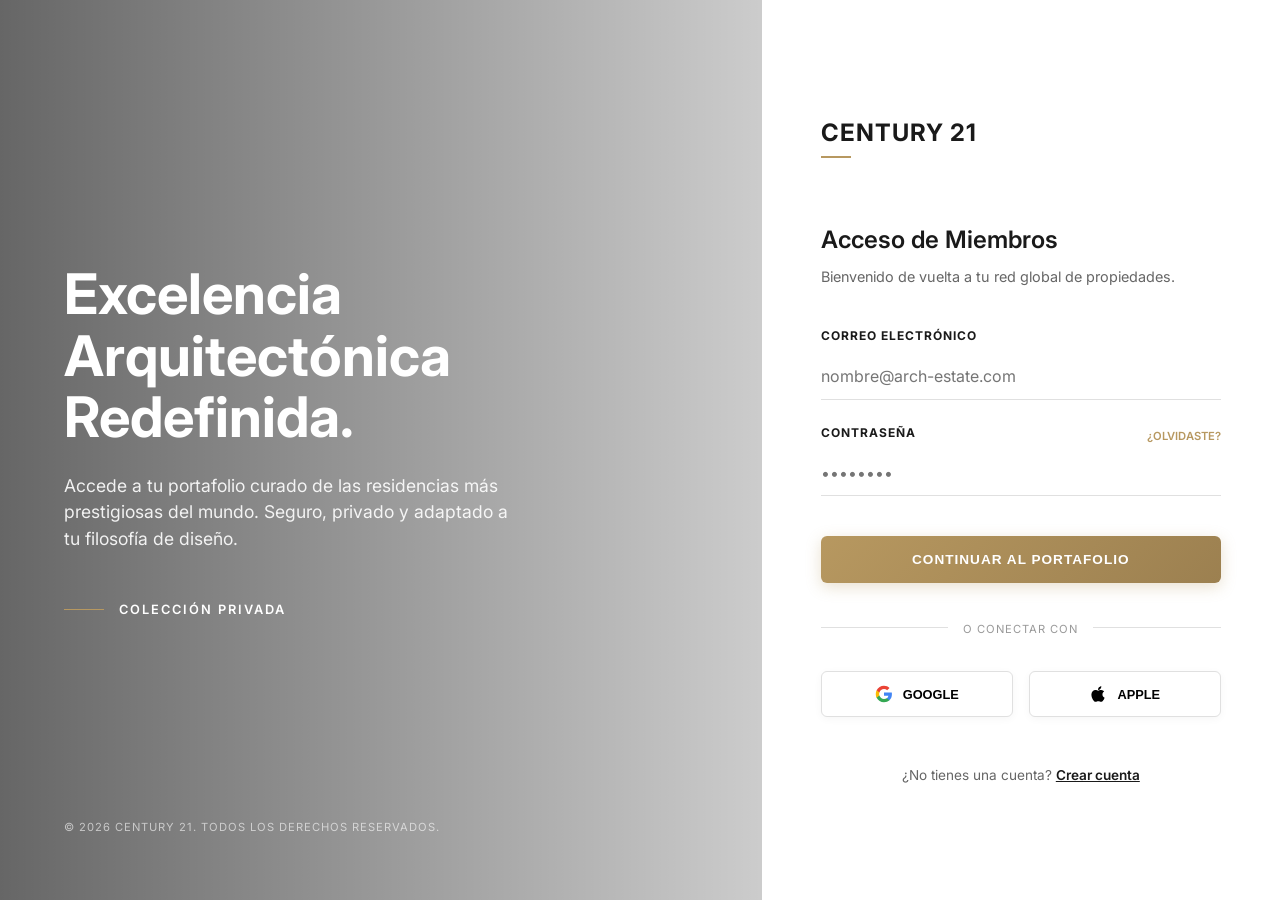
<file: login.html>
<!DOCTYPE html>
<html lang="es">

<head>
    <meta charset="UTF-8">
    <meta name="viewport" content="width=device-width, initial-scale=1.0">
    <title>Acceso de Miembros - Estate Architect</title>
    <link rel="preconnect" href="https://fonts.googleapis.com">
    <link rel="preconnect" href="https://fonts.gstatic.com" crossorigin>
    <link href="https://fonts.googleapis.com/css2?family=Inter:wght@300;400;500;600;700&display=swap" rel="stylesheet">
    <link rel="stylesheet" href="styles.css">
</head>

<body class="login-body">
    <div class="login-container">
        <!-- Lado Izquierdo: Imagen y Texto -->
        <div class="login-left">
            <div class="login-left-content">
                <h1>Excelencia Arquitectónica Redefinida.</h1>
                <p>Accede a tu portafolio curado de las residencias más prestigiosas del mundo. Seguro, privado y
                    adaptado a tu filosofía de diseño.</p>
                <div class="private-collection">
                    <span class="line"></span> COLECCIÓN PRIVADA
                </div>
            </div>
            <div class="login-footer">
                &copy; 2026 CENTURY 21. TODOS LOS DERECHOS RESERVADOS.
            </div>
        </div>

        <!-- Lado Derecho: Formulario -->
        <div class="login-right">
            <div class="login-form-container">
                <div class="login-logo">
                    <h2>CENTURY 21</h2>
                    <div class="logo-underline"></div>
                </div>

                <div class="login-header">
                    <h3>Acceso de Miembros</h3>
                    <p>Bienvenido de vuelta a tu red global de propiedades.</p>
                </div>

                <form class="login-form" onsubmit="event.preventDefault(); window.location.href='index.html';">
                    <div class="form-group">
                        <label for="email">CORREO ELECTRÓNICO</label>
                        <input type="email" id="email" placeholder="nombre@arch-estate.com" required>
                    </div>

                    <div class="form-group">
                        <div class="label-row">
                            <label for="password">CONTRASEÑA</label>
                            <a href="#" class="forgot-link">¿OLVIDASTE?</a>
                        </div>
                        <input type="password" id="password" placeholder="••••••••" required>
                    </div>

                    <button type="submit" class="btn-login">CONTINUAR AL PORTAFOLIO</button>
                </form>

                <div class="divider">
                    <span>O CONECTAR CON</span>
                </div>

                <div class="social-login">
                    <button class="btn-social">
                        <svg viewBox="0 0 24 24" width="18" height="18" xmlns="http://www.w3.org/2000/svg">
                            <path
                                d="M22.56 12.25c0-.78-.07-1.53-.2-2.25H12v4.26h5.92c-.26 1.37-1.04 2.53-2.21 3.31v2.77h3.57c2.08-1.92 3.28-4.74 3.28-8.09z"
                                fill="#4285F4" />
                            <path
                                d="M12 23c2.97 0 5.46-.98 7.28-2.66l-3.57-2.77c-.98.66-2.23 1.06-3.71 1.06-2.86 0-5.29-1.93-6.16-4.53H2.18v2.84C3.99 20.53 7.7 23 12 23z"
                                fill="#34A853" />
                            <path
                                d="M5.84 14.09c-.22-.66-.35-1.36-.35-2.09s.13-1.43.35-2.09V7.07H2.18C1.43 8.55 1 10.22 1 12s.43 3.45 1.18 4.93l2.85-2.22.81-.62z"
                                fill="#FBBC05" />
                            <path
                                d="M12 5.38c1.62 0 3.06.56 4.21 1.64l3.15-3.15C17.45 2.09 14.97 1 12 1 7.7 1 3.99 3.47 2.18 7.07l3.66 2.84c.87-2.6 3.3-4.53 6.16-4.53z"
                                fill="#EA4335" />
                        </svg>
                        GOOGLE
                    </button>
                    <button class="btn-social">
                        <svg viewBox="0 0 384 512" width="18" height="18" xmlns="http://www.w3.org/2000/svg">
                            <path
                                d="M318.7 268.7c-.2-36.7 16.4-64.4 50-84.8-18.8-26.9-47.2-41.7-84.7-44.6-35.5-2.8-74.3 20.7-88.5 20.7-15 0-49.4-19.7-76.4-19.7C63.3 141.2 4 184.8 4 273.5q0 39.3 14.4 81.2c12.8 36.7 59 126.7 107.2 125.2 25.2-.6 43-17.9 75.8-17.9 31.8 0 48.3 17.9 76.4 17.9 48.6-.7 90.4-82.5 102.6-119.3-65.2-30.7-61.7-90-61.7-91.9zm-56.6-164.2c27.3-32.4 24.8-61.9 24-72.5-24.1 1.4-52 16.4-67.9 34.9-17.5 19.8-27.8 44.3-25.6 71.9 26.1 2 49.9-11.4 69.5-34.3z"
                                fill="#000000" />
                        </svg>
                        APPLE
                    </button>
                </div>

                <div class="apply-membership">
                    ¿No tienes una cuenta? <a href="register.html">Crear cuenta</a>
                </div>
            </div>
        </div>
    </div>
</body>

</html>
</file>
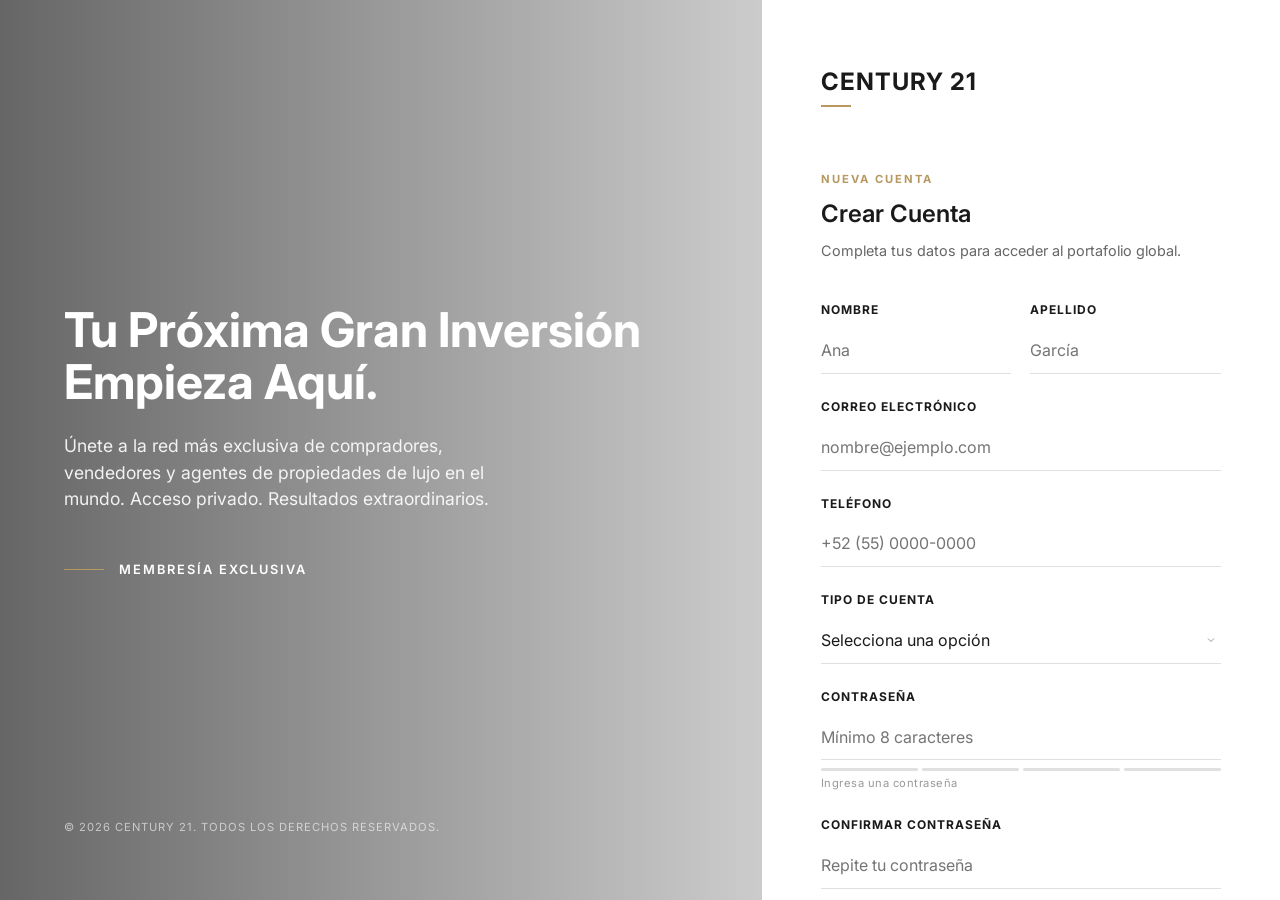
<file: register.html>
<!DOCTYPE html>
<html lang="es">

<head>
    <meta charset="UTF-8">
    <meta name="viewport" content="width=device-width, initial-scale=1.0">
    <title>Crear Cuenta - Estate Architect</title>
    <link rel="preconnect" href="https://fonts.googleapis.com">
    <link rel="preconnect" href="https://fonts.gstatic.com" crossorigin>
    <link href="https://fonts.googleapis.com/css2?family=Inter:wght@300;400;500;600;700&display=swap" rel="stylesheet">
    <link rel="stylesheet" href="styles.css">
    <style>
        /* Estilos específicos del registro — complementan styles.css */

        /* Imagen de fondo diferente al login para variar */
        .register-left {
            background-image: url('https://images.unsplash.com/photo-1600607687939-ce8a6c25118c?q=80&w=2000&auto=format&fit=crop');
        }

        /* El lado derecho del registro necesita scroll por tener más campos */
        .register-right {
            overflow-y: auto;
            align-items: flex-start;
            padding: 4rem 3rem;
        }

        .register-form-container {
            width: 100%;
            max-width: 400px;
            margin: auto;
        }

        /* Fila de dos columnas para campos cortos (nombre / apellido) */
        .form-row {
            display: grid;
            grid-template-columns: 1fr 1fr;
            gap: 1.2rem;
        }

        /* Indicador de fortaleza de contraseña */
        .password-strength {
            display: flex;
            gap: 4px;
            margin-top: 8px;
        }

        .strength-bar {
            flex: 1;
            height: 3px;
            background-color: var(--border-gray);
            border-radius: 2px;
            transition: background-color 0.3s ease;
        }

        .strength-bar.weak {
            background-color: #e74c3c;
        }

        .strength-bar.medium {
            background-color: #f39c12;
        }

        .strength-bar.strong {
            background-color: #27ae60;
        }

        .strength-label {
            font-size: 0.7rem;
            color: #999;
            margin-top: 4px;
            letter-spacing: 0.5px;
        }

        /* Checkbox de términos y condiciones */
        .form-check {
            display: flex;
            align-items: flex-start;
            gap: 10px;
            margin-bottom: 1.5rem;
        }

        .form-check input[type="checkbox"] {
            width: 16px;
            height: 16px;
            min-width: 16px;
            margin-top: 2px;
            accent-color: var(--gold);
            cursor: pointer;
        }

        .form-check label {
            font-size: 0.8rem;
            color: #666;
            line-height: 1.5;
            cursor: pointer;
            letter-spacing: 0;
            font-weight: 400;
        }

        .form-check label a {
            color: var(--gold);
            font-weight: 600;
            text-decoration: underline;
        }

        /* Separador de pasos (texto informativo sobre el formulario) */
        .register-step-label {
            font-size: 0.7rem;
            letter-spacing: 2px;
            font-weight: 700;
            color: var(--gold);
            margin-bottom: 0.5rem;
        }

        /* Select de tipo de usuario */
        .form-group select {
            width: 100%;
            padding: 0.8rem 0;
            border: none;
            border-bottom: 1px solid var(--border-gray);
            font-size: 1rem;
            font-family: inherit;
            outline: none;
            background: transparent;
            color: var(--dark-gray);
            cursor: pointer;
            appearance: none;
            -webkit-appearance: none;
            background-image: url("data:image/svg+xml,%3Csvg xmlns='http://www.w3.org/2000/svg' width='12' height='12' viewBox='0 0 24 24' fill='none' stroke='%23999' stroke-width='2'%3E%3Cpolyline points='6 9 12 15 18 9'%3E%3C/polyline%3E%3C/svg%3E");
            background-repeat: no-repeat;
            background-position: right 4px center;
            transition: border-color 0.3s;
        }

        .form-group select:focus {
            border-bottom-color: var(--dark-gray);
        }

        /* Enlace de volver al login */
        .back-to-login {
            text-align: center;
            margin-top: 2rem;
            font-size: 0.85rem;
            color: #666;
        }

        .back-to-login a {
            color: var(--dark-gray);
            font-weight: 600;
            text-decoration: underline;
        }

        /* Texto del lado izquierdo — versión registro */
        .register-left-content h1 {
            font-size: 3rem;
        }

        /* Ajustes responsive */
        @media (max-width: 768px) {
            .register-right {
                padding: 3rem 1.5rem;
                align-items: center;
            }

            .form-row {
                grid-template-columns: 1fr;
            }
        }
    </style>
</head>

<body class="login-body">
    <div class="login-container">

        <!-- Lado Izquierdo: Imagen y Texto -->
        <div class="login-left register-left">
            <div class="login-left-content register-left-content">
                <h1>Tu Próxima Gran Inversión Empieza Aquí.</h1>
                <p>Únete a la red más exclusiva de compradores, vendedores y agentes de propiedades de lujo en el mundo.
                    Acceso privado. Resultados extraordinarios.</p>
                <div class="private-collection">
                    <span class="line"></span> MEMBRESÍA EXCLUSIVA
                </div>
            </div>
            <div class="login-footer">
                &copy; 2026 CENTURY 21. TODOS LOS DERECHOS RESERVADOS.
            </div>
        </div>

        <!-- Lado Derecho: Formulario de Registro -->
        <div class="login-right register-right">
            <div class="register-form-container">

                <!-- Logo -->
                <div class="login-logo">
                    <h2>CENTURY 21</h2>
                    <div class="logo-underline"></div>
                </div>

                <!-- Encabezado -->
                <div class="login-header">
                    <div class="register-step-label">NUEVA CUENTA</div>
                    <h3>Crear Cuenta</h3>
                    <p>Completa tus datos para acceder al portafolio global.</p>
                </div>

                <!-- Formulario -->
                <form class="login-form" onsubmit="handleRegister(event)">

                    <!-- Nombre y Apellido en fila -->
                    <div class="form-row">
                        <div class="form-group">
                            <label for="nombre">NOMBRE</label>
                            <input type="text" id="nombre" placeholder="Ana" required>
                        </div>
                        <div class="form-group">
                            <label for="apellido">APELLIDO</label>
                            <input type="text" id="apellido" placeholder="García" required>
                        </div>
                    </div>

                    <!-- Correo electrónico -->
                    <div class="form-group">
                        <label for="email">CORREO ELECTRÓNICO</label>
                        <input type="email" id="email" placeholder="nombre@ejemplo.com" required>
                    </div>

                    <!-- Teléfono -->
                    <div class="form-group">
                        <label for="telefono">TELÉFONO</label>
                        <input type="tel" id="telefono" placeholder="+52 (55) 0000-0000">
                    </div>

                    <!-- Tipo de usuario -->
                    <div class="form-group">
                        <label for="tipo">TIPO DE CUENTA</label>
                        <select id="tipo" required>
                            <option value="" disabled selected>Selecciona una opción</option>
                            <option value="comprador">Comprador</option>
                            <option value="vendedor">Vendedor / Propietario</option>
                            <option value="agente">Agente Inmobiliario</option>
                            <option value="inversionista">Inversionista</option>
                        </select>
                    </div>

                    <!-- Contraseña -->
                    <div class="form-group">
                        <label for="password">CONTRASEÑA</label>
                        <input type="password" id="password" placeholder="Mínimo 8 caracteres" required
                            oninput="checkStrength(this.value)">
                        <!-- Barras de fortaleza -->
                        <div class="password-strength">
                            <div class="strength-bar" id="bar1"></div>
                            <div class="strength-bar" id="bar2"></div>
                            <div class="strength-bar" id="bar3"></div>
                            <div class="strength-bar" id="bar4"></div>
                        </div>
                        <div class="strength-label" id="strength-label">Ingresa una contraseña</div>
                    </div>

                    <!-- Confirmar contraseña -->
                    <div class="form-group">
                        <label for="confirm-password">CONFIRMAR CONTRASEÑA</label>
                        <input type="password" id="confirm-password" placeholder="Repite tu contraseña" required>
                    </div>

                    <!-- Términos y condiciones -->
                    <div class="form-check">
                        <input type="checkbox" id="terminos" required>
                        <label for="terminos">
                            Acepto los <a href="#">Términos de Servicio</a> y la
                            <a href="#">Política de Privacidad</a> de Century 21.
                        </label>
                    </div>

                    <!-- Botón de envío -->
                    <button type="submit" class="btn-login">CREAR MI CUENTA</button>

                </form>

                <!-- Divisor -->
                <div class="divider">
                    <span>O REGISTRARSE CON</span>
                </div>

                <!-- Redes sociales -->
                <div class="social-login">
                    <button class="btn-social">
                        <svg viewBox="0 0 24 24" width="18" height="18" xmlns="http://www.w3.org/2000/svg">
                            <path
                                d="M22.56 12.25c0-.78-.07-1.53-.2-2.25H12v4.26h5.92c-.26 1.37-1.04 2.53-2.21 3.31v2.77h3.57c2.08-1.92 3.28-4.74 3.28-8.09z"
                                fill="#4285F4" />
                            <path
                                d="M12 23c2.97 0 5.46-.98 7.28-2.66l-3.57-2.77c-.98.66-2.23 1.06-3.71 1.06-2.86 0-5.29-1.93-6.16-4.53H2.18v2.84C3.99 20.53 7.7 23 12 23z"
                                fill="#34A853" />
                            <path
                                d="M5.84 14.09c-.22-.66-.35-1.36-.35-2.09s.13-1.43.35-2.09V7.07H2.18C1.43 8.55 1 10.22 1 12s.43 3.45 1.18 4.93l2.85-2.22.81-.62z"
                                fill="#FBBC05" />
                            <path
                                d="M12 5.38c1.62 0 3.06.56 4.21 1.64l3.15-3.15C17.45 2.09 14.97 1 12 1 7.7 1 3.99 3.47 2.18 7.07l3.66 2.84c.87-2.6 3.3-4.53 6.16-4.53z"
                                fill="#EA4335" />
                        </svg>
                        GOOGLE
                    </button>
                    <button class="btn-social">
                        <svg viewBox="0 0 384 512" width="18" height="18" xmlns="http://www.w3.org/2000/svg">
                            <path
                                d="M318.7 268.7c-.2-36.7 16.4-64.4 50-84.8-18.8-26.9-47.2-41.7-84.7-44.6-35.5-2.8-74.3 20.7-88.5 20.7-15 0-49.4-19.7-76.4-19.7C63.3 141.2 4 184.8 4 273.5q0 39.3 14.4 81.2c12.8 36.7 59 126.7 107.2 125.2 25.2-.6 43-17.9 75.8-17.9 31.8 0 48.3 17.9 76.4 17.9 48.6-.7 90.4-82.5 102.6-119.3-65.2-30.7-61.7-90-61.7-91.9zm-56.6-164.2c27.3-32.4 24.8-61.9 24-72.5-24.1 1.4-52 16.4-67.9 34.9-17.5 19.8-27.8 44.3-25.6 71.9 26.1 2 49.9-11.4 69.5-34.3z"
                                fill="#000000" />
                        </svg>
                        APPLE
                    </button>
                </div>

                <!-- Enlace al login -->
                <div class="back-to-login">
                    ¿Ya tienes una cuenta? <a href="login.html">Iniciar sesión</a>
                </div>

            </div>
        </div>
    </div>

    <script>
        /* ------------------------------------------------------------------
           Indicador de fortaleza de contraseña
           ------------------------------------------------------------------ */
        function checkStrength(val) {
            const bars = [document.getElementById('bar1'), document.getElementById('bar2'),
            document.getElementById('bar3'), document.getElementById('bar4')];
            const label = document.getElementById('strength-label');

            // Reiniciar barras
            bars.forEach(b => { b.className = 'strength-bar'; });

            if (!val) {
                label.textContent = 'Ingresa una contraseña';
                return;
            }

            // Calcular puntaje
            let score = 0;
            if (val.length >= 8) score++;
            if (/[A-Z]/.test(val)) score++;
            if (/[0-9]/.test(val)) score++;
            if (/[^A-Za-z0-9]/.test(val)) score++;

            // Aplicar estilos según puntaje
            const levels = ['weak', 'weak', 'medium', 'strong'];
            const textos = ['Muy débil', 'Débil', 'Media', 'Fuerte'];
            const clase = levels[score - 1] || 'weak';

            for (let i = 0; i < score; i++) {
                bars[i].classList.add(clase);
            }

            label.textContent = textos[score - 1] || 'Muy débil';
        }

        /* ------------------------------------------------------------------
           Validación y envío del formulario
           ------------------------------------------------------------------ */
        function handleRegister(e) {
            e.preventDefault();

            const pass = document.getElementById('password').value;
            const confirm = document.getElementById('confirm-password').value;

            if (pass !== confirm) {
                alert('Las contraseñas no coinciden. Por favor verifica.');
                return;
            }

            // Aquí iría la llamada al backend; por ahora redirige al inicio
            window.location.href = 'index.html';
        }
    </script>
</body>

</html>
</file>
<file: styles.css>
:root {
    --gold: #B79860;
    --gold-hover: #9c8050;
    --dark-gray: #1a1a1a;
    --medium-gray: #333333;
    --light-gray: #f5f5f5;
    --border-gray: #e0e0e0;
    --white: #ffffff;
    --black: #000000;
    --ai-bg: #2C2C2C;
    --ai-panel: #1A1A1A;
}

* {
    margin: 0;
    padding: 0;
    box-sizing: border-box;
}

body {
    font-family: 'Inter', sans-serif;
    color: var(--dark-gray);
    background-color: var(--white);
    line-height: 1.5;
}

a {
    text-decoration: none;
    color: inherit;
}

/* ==========================================================================
   LOGIN PAGE (ESTATE ARCHITECT)
   ========================================================================== */
.login-body {
    background-color: var(--white);
    height: 100vh;
    overflow: hidden;
}

.login-container {
    display: flex;
    height: 100vh;
}

/* Left Side - Image */
.login-left {
    flex: 1.2;
    background: url('https://images.unsplash.com/photo-1600596542815-ffad4c1539a9?q=80&w=2000&auto=format&fit=crop') no-repeat center center/cover;
    position: relative;
    display: flex;
    flex-direction: column;
    justify-content: space-between;
    padding: 4rem;
    color: var(--white);
}

.login-left::before {
    content: '';
    position: absolute;
    top: 0; left: 0; right: 0; bottom: 0;
    background: linear-gradient(to right, rgba(0,0,0,0.6) 0%, rgba(0,0,0,0.2) 100%);
    z-index: 1;
}

.login-left-content {
    position: relative;
    z-index: 2;
    margin-top: auto;
    margin-bottom: auto;
    max-width: 600px;
}

.login-left-content h1 {
    font-size: 3.5rem;
    font-weight: 700;
    line-height: 1.1;
    margin-bottom: 1.5rem;
}

.login-left-content p {
    font-size: 1.1rem;
    opacity: 0.9;
    margin-bottom: 3rem;
    max-width: 450px;
}

.private-collection {
    display: flex;
    align-items: center;
    font-size: 0.8rem;
    letter-spacing: 2px;
    font-weight: 600;
}

.private-collection .line {
    width: 40px;
    height: 1px;
    background-color: var(--gold);
    margin-right: 15px;
}

.login-footer {
    position: relative;
    z-index: 2;
    font-size: 0.7rem;
    letter-spacing: 1px;
    opacity: 0.6;
}

/* Right Side - Form */
.login-right {
    flex: 0.8;
    background-color: var(--white);
    display: flex;
    align-items: center;
    justify-content: center;
    padding: 3rem;
}

.login-form-container {
    width: 100%;
    max-width: 400px;
}

.login-logo {
    margin-bottom: 4rem;
}

.login-logo h2 {
    font-size: 1.5rem;
    font-weight: 700;
    letter-spacing: 1px;
}

.logo-underline {
    width: 30px;
    height: 2px;
    background-color: var(--gold);
    margin-top: 5px;
}

.login-header {
    margin-bottom: 2.5rem;
}

.login-header h3 {
    font-size: 1.5rem;
    font-weight: 600;
    margin-bottom: 0.5rem;
}

.login-header p {
    color: #666;
    font-size: 0.9rem;
}

.form-group {
    margin-bottom: 1.5rem;
}

.label-row {
    display: flex;
    justify-content: space-between;
    align-items: center;
}

.form-group label {
    display: block;
    font-size: 0.75rem;
    font-weight: 700;
    letter-spacing: 1px;
    margin-bottom: 0.5rem;
}

.forgot-link {
    font-size: 0.7rem;
    color: var(--gold);
    font-weight: 600;
}

.form-group input {
    width: 100%;
    padding: 0.8rem 0;
    border: none;
    border-bottom: 1px solid var(--border-gray);
    font-size: 1rem;
    font-family: inherit;
    outline: none;
    transition: border-color 0.3s;
}

.form-group input:focus {
    border-bottom-color: var(--dark-gray);
}

.btn-login {
    width: 100%;
    background: linear-gradient(135deg, var(--gold) 0%, var(--gold-hover) 100%);
    color: var(--white);
    border: none;
    border-radius: 6px;
    padding: 1rem;
    font-size: 0.85rem;
    font-weight: 700;
    letter-spacing: 1px;
    cursor: pointer;
    margin-top: 1rem;
    transition: all 0.3s ease;
    box-shadow: 0 4px 15px rgba(183, 152, 96, 0.3);
}

.btn-login:hover {
    background: linear-gradient(135deg, var(--gold-hover) 0%, #856a3e 100%);
    box-shadow: 0 6px 20px rgba(183, 152, 96, 0.4);
    transform: translateY(-2px);
}

.divider {
    text-align: center;
    margin: 2rem 0;
    position: relative;
}

.divider::before {
    content: '';
    position: absolute;
    top: 50%; left: 0; right: 0;
    height: 1px;
    background-color: var(--border-gray);
    z-index: 1;
}

.divider span {
    background-color: var(--white);
    padding: 0 15px;
    color: #999;
    font-size: 0.7rem;
    letter-spacing: 1px;
    position: relative;
    z-index: 2;
}

.social-login {
    display: flex;
    gap: 1rem;
}

.btn-social {
    flex: 1;
    display: flex;
    align-items: center;
    justify-content: center;
    gap: 10px;
    background: var(--white);
    border: 1px solid var(--border-gray);
    border-radius: 6px;
    padding: 0.8rem;
    font-size: 0.8rem;
    font-weight: 600;
    cursor: pointer;
    transition: all 0.3s ease;
    box-shadow: 0 2px 8px rgba(0,0,0,0.04);
}

.btn-social:hover {
    background: var(--light-gray);
    box-shadow: 0 4px 12px rgba(0,0,0,0.08);
    transform: translateY(-1px);
}

.apply-membership {
    text-align: center;
    margin-top: 3rem;
    font-size: 0.85rem;
    color: #666;
}

.apply-membership a {
    color: var(--dark-gray);
    font-weight: 600;
    text-decoration: underline;
}

/* ==========================================================================
   HOME PAGE (LUXE ESTATE - LIGHT THEME)
   ========================================================================== */
.navbar-light {
    display: flex;
    justify-content: space-between;
    align-items: center;
    padding: 1.5rem 5%;
    background-color: var(--white);
    border-bottom: 1px solid var(--border-gray);
    position: sticky;
    top: 0;
    z-index: 100;
}

.logo-light {
    font-size: 1.4rem;
    font-weight: 800;
    letter-spacing: -0.5px;
}

.nav-links-light {
    display: flex;
    list-style: none;
    gap: 2rem;
}

.nav-links-light a {
    font-size: 0.85rem;
    font-weight: 600;
    letter-spacing: 1px;
    color: var(--dark-gray);
}

.nav-actions {
    display: flex;
    align-items: center;
    gap: 1.5rem;
}

.btn-gold {
    background: linear-gradient(135deg, var(--gold) 0%, var(--gold-hover) 100%);
    color: var(--white);
    border: none;
    border-radius: 6px;
    padding: 0.6rem 1.5rem;
    font-size: 0.85rem;
    font-weight: 700;
    letter-spacing: 1px;
    cursor: pointer;
    transition: all 0.3s ease;
    box-shadow: 0 4px 15px rgba(183, 152, 96, 0.3);
}

.btn-gold:hover {
    background: linear-gradient(135deg, var(--gold-hover) 0%, #856a3e 100%);
    box-shadow: 0 6px 20px rgba(183, 152, 96, 0.4);
    transform: translateY(-2px);
}

.user-icon {
    color: var(--dark-gray);
}

/* Hero Light */
.hero-light {
    height: 70vh;
    min-height: 500px;
    background: url('https://images.unsplash.com/photo-1512917774080-9991f1c4c750?q=80&w=2000&auto=format&fit=crop') no-repeat center center/cover;
    position: relative;
    display: flex;
    align-items: center;
    justify-content: center;
}

.hero-overlay {
    position: absolute;
    top: 0; left: 0; right: 0; bottom: 0;
    background: rgba(0,0,0,0.3);
}

.hero-content-light {
    position: relative;
    z-index: 2;
    text-align: center;
    width: 100%;
    max-width: 800px;
}

.hero-content-light h1 {
    color: var(--white);
    font-size: 3rem;
    font-weight: 700;
    margin-bottom: 2rem;
}

.main-search-wrapper {
    display: flex;
    flex-direction: column;
    align-items: center;
    gap: 1.5rem;
}

.search-bar-white {
    background: var(--white);
    width: 100%;
    max-width: 600px;
    display: flex;
    align-items: center;
    padding: 0.5rem;
    border-radius: 4px;
    cursor: pointer;
}

.search-icon-dark {
    width: 20px;
    height: 20px;
    margin: 0 15px;
    color: var(--dark-gray);
}

.search-bar-white input {
    flex: 1;
    border: none;
    outline: none;
    font-size: 1.1rem;
    font-family: inherit;
    cursor: pointer;
}

.btn-dark-search {
    background: linear-gradient(135deg, var(--dark-gray) 0%, #000 100%);
    color: var(--white);
    border: none;
    border-radius: 6px;
    padding: 0.8rem 2rem;
    font-weight: 700;
    letter-spacing: 1px;
    cursor: pointer;
    transition: all 0.3s ease;
    box-shadow: 0 4px 15px rgba(0, 0, 0, 0.3);
}

.btn-dark-search:hover {
    background: #000;
    box-shadow: 0 6px 20px rgba(0, 0, 0, 0.4);
    transform: translateY(-2px);
}

.filter-buttons {
    display: flex;
    gap: 1rem;
}

.filter-btn {
    background: transparent;
    border: 1px solid rgba(255,255,255,0.5);
    color: var(--white);
    padding: 0.6rem 2rem;
    font-size: 0.8rem;
    font-weight: 600;
    letter-spacing: 1px;
    cursor: pointer;
    transition: all 0.3s;
}

.filter-btn.active, .filter-btn:hover {
    background: var(--gold);
    border-color: var(--gold);
}

/* Featured Section */
.featured-section {
    padding: 5rem 5%;
    max-width: 1400px;
    margin: 0 auto;
    background: #FAFAFA;
}

.featured-header {
    display: flex;
    justify-content: space-between;
    align-items: flex-end;
    margin-bottom: 3rem;
}

.featured-header h2 {
    font-size: 1.2rem;
    letter-spacing: 2px;
    margin-bottom: 0.5rem;
}

.featured-header p {
    color: #666;
    font-size: 0.9rem;
}

.view-all {
    font-size: 0.8rem;
    font-weight: 700;
    letter-spacing: 1px;
    border-bottom: 1px solid var(--dark-gray);
    padding-bottom: 2px;
}

/* Asymmetric Grid */
.asymmetric-grid {
    display: grid;
    grid-template-columns: 2fr 1fr;
    gap: 2rem;
}

.property-card-large {
    background: var(--white);
    border: 1px solid var(--border-gray);
    display: flex;
    flex-direction: column;
}

.card-img-large {
    position: relative;
    height: 400px;
}

.card-img-large img {
    width: 100%;
    height: 100%;
    object-fit: cover;
}

.badge-black {
    position: absolute;
    top: 20px; left: 20px;
    background: var(--dark-gray);
    color: var(--white);
    padding: 5px 10px;
    font-size: 0.7rem;
    font-weight: 700;
    letter-spacing: 1px;
}

.card-info-large {
    padding: 2rem;
}

.card-price-row {
    display: flex;
    justify-content: space-between;
    align-items: center;
    margin-bottom: 0.5rem;
}

.card-price-row h3 {
    font-size: 1.8rem;
    font-weight: 600;
}

.heart-icon {
    cursor: pointer;
    color: var(--dark-gray);
}

.card-info-large p {
    color: #666;
    margin-bottom: 2rem;
}

.card-amenities {
    display: flex;
    gap: 2rem;
    border-top: 1px solid var(--border-gray);
    padding-top: 1.5rem;
    font-size: 0.8rem;
    font-weight: 600;
    color: var(--dark-gray);
}

.small-cards-wrapper {
    display: flex;
    flex-direction: column;
    gap: 2rem;
}

.property-card-small {
    background: var(--white);
    border: 1px solid var(--border-gray);
}

.card-img-small {
    position: relative;
    height: 200px;
}

.card-img-small img {
    width: 100%;
    height: 100%;
    object-fit: cover;
}

.badge-gold {
    position: absolute;
    top: 15px; left: 15px;
    background: var(--gold);
    color: var(--white);
    padding: 3px 8px;
    font-size: 0.65rem;
    font-weight: 700;
    letter-spacing: 1px;
}

.card-info-small {
    padding: 1.5rem;
}

.card-info-small h4 {
    font-size: 1.3rem;
    margin-bottom: 0.2rem;
}

.card-info-small p {
    font-size: 0.85rem;
    color: #666;
    margin-bottom: 1rem;
}

.card-amenities-small {
    display: flex;
    gap: 1rem;
    font-size: 0.7rem;
    font-weight: 600;
    color: #888;
}

/* Footer Light */
.footer-dark {
    background-color: #0A0A0A;
    color: var(--white);
    padding: 4rem 5%;
}

.footer-container {
    display: flex;
    justify-content: space-between;
    align-items: center;
    font-size: 0.7rem;
    letter-spacing: 1px;
}

.footer-logo {
    font-weight: 800;
    font-size: 1.2rem;
    letter-spacing: 0;
}

.footer-links {
    display: flex;
    gap: 2rem;
}

.footer-links a {
    color: #888;
    transition: color 0.3s;
}

.footer-links a:hover {
    color: var(--white);
}

.footer-copy {
    color: #555;
}

/* ==========================================================================
   AI SEMANTIC SEARCH MODAL (DARK THEME)
   ========================================================================== */
.ai-modal {
    position: fixed;
    top: 0; left: 0; right: 0; bottom: 0;
    background-color: var(--ai-bg);
    color: var(--white);
    z-index: 999;
    display: flex;
    flex-direction: column;
    opacity: 1;
    transition: opacity 0.3s ease;
}

.ai-modal.hidden {
    opacity: 0;
    pointer-events: none;
}

.ai-modal-content {
    width: 100%;
    height: 100%;
    display: flex;
    flex-direction: column;
    position: relative;
}

.close-modal {
    position: absolute;
    top: 20px; right: 30px;
    background: transparent;
    border: none;
    color: var(--white);
    font-size: 2rem;
    cursor: pointer;
    z-index: 10;
}

.ai-header {
    display: flex;
    justify-content: space-between;
    padding: 1.5rem 5%;
    border-bottom: 1px solid rgba(255,255,255,0.05);
}

.logo-white {
    font-size: 1.4rem;
    font-weight: 800;
}

.nav-links-ai {
    display: flex;
    gap: 2rem;
    font-size: 0.85rem;
    font-weight: 600;
    letter-spacing: 1px;
    color: #888;
}

.nav-links-ai .active {
    color: var(--gold);
    border-bottom: 2px solid var(--gold);
    padding-bottom: 1.5rem;
    margin-bottom: -1.5rem;
}

.ai-body {
    flex: 1;
    display: flex;
    flex-direction: column;
    align-items: center;
    justify-content: center;
    padding: 2rem 5%;
    max-width: 800px;
    margin: 0 auto;
    text-align: center;
}

.ai-body h2 {
    font-size: 3.5rem;
    font-weight: 700;
    margin-bottom: 1rem;
}

.ai-body p {
    font-size: 1.1rem;
    color: #aaa;
    margin-bottom: 3rem;
    max-width: 600px;
}

.ai-search-box {
    background: var(--ai-panel);
    border: 1px solid rgba(255,255,255,0.1);
    border-radius: 8px;
    display: flex;
    align-items: center;
    width: 100%;
    padding: 0.5rem 1rem;
    margin-bottom: 2rem;
    box-shadow: 0 10px 30px rgba(0,0,0,0.5);
}

.ai-search-box input {
    flex: 1;
    background: transparent;
    border: none;
    color: var(--white);
    font-size: 1.1rem;
    padding: 0.8rem 1rem;
    outline: none;
    font-family: inherit;
}

.btn-arrow-gold {
    background: var(--gold);
    border: none;
    border-radius: 4px;
    width: 40px;
    height: 40px;
    display: flex;
    align-items: center;
    justify-content: center;
    cursor: pointer;
    transition: background 0.3s;
}

.btn-arrow-gold:hover {
    background: var(--gold-hover);
}

/* Matches Panel */
.semantic-matches {
    width: 100%;
    background: var(--ai-panel);
    border: 1px solid rgba(255,255,255,0.05);
    border-radius: 8px;
    overflow: hidden;
    text-align: left;
}

.matches-header {
    font-size: 0.75rem;
    font-weight: 700;
    letter-spacing: 1px;
    color: #888;
    padding: 1rem 1.5rem;
    border-bottom: 1px solid rgba(255,255,255,0.05);
}

.matches-grid {
    display: grid;
    grid-template-columns: 1fr 1fr;
    border-bottom: 1px solid rgba(255,255,255,0.05);
}

.match-card {
    display: flex;
    padding: 1.5rem;
    gap: 1rem;
    border-right: 1px solid rgba(255,255,255,0.05);
    transition: background 0.3s;
    cursor: pointer;
}

.match-card:hover {
    background: rgba(255,255,255,0.02);
}

.match-img {
    width: 60px;
    height: 60px;
    border-radius: 4px;
    object-fit: cover;
}

.match-info h5 {
    color: var(--gold);
    font-size: 0.75rem;
    letter-spacing: 1px;
    margin-bottom: 0.2rem;
}

.match-info h4 {
    font-size: 1rem;
    margin-bottom: 0.2rem;
}

.match-info p {
    font-size: 0.8rem;
    color: #888;
    margin: 0;
}

.matches-footer {
    display: flex;
    justify-content: space-between;
    padding: 1rem 1.5rem;
    font-size: 0.8rem;
    color: #888;
}

.matches-footer kbd {
    background: rgba(255,255,255,0.1);
    padding: 2px 6px;
    border-radius: 3px;
    font-family: inherit;
    font-size: 0.7rem;
}

.matches-footer a {
    color: var(--gold);
    font-weight: 600;
    letter-spacing: 1px;
}

/* ==========================================================================
   ALL PROPERTIES SECTION
   ========================================================================== */
.all-properties-section {
    padding: 5rem 5%;
    max-width: 1400px;
    margin: 0 auto;
    background: #FAFAFA;
}

.all-properties-section.hidden {
    display: none;
}

.properties-header {
    display: flex;
    justify-content: space-between;
    align-items: center;
    margin-bottom: 3rem;
    border-bottom: 1px solid var(--border-gray);
    padding-bottom: 1rem;
}

.property-grid {
    display: grid;
    grid-template-columns: repeat(auto-fill, minmax(300px, 1fr));
    gap: 2rem;
}

/* ==========================================================================
   PROPERTY DETAILS MODAL
   ========================================================================== */
.property-details-content {
    background: var(--white);
    color: var(--dark-gray);
    width: 90%;
    max-width: 1000px;
    margin: 5vh auto;
    border-radius: 8px;
    overflow: hidden;
    position: relative;
    max-height: 90vh;
    overflow-y: auto;
}

.property-details-content .close-modal {
    color: var(--dark-gray);
    background: var(--white);
    border-radius: 50%;
    width: 40px;
    height: 40px;
    display: flex;
    align-items: center;
    justify-content: center;
    box-shadow: 0 2px 10px rgba(0,0,0,0.1);
}

.details-layout {
    display: flex;
    flex-direction: column;
}

@media (min-width: 768px) {
    .details-layout {
        flex-direction: row;
    }
}

.details-image-container {
    flex: 1;
    position: relative;
    min-height: 300px;
}

.details-image-container img {
    width: 100%;
    height: 100%;
    object-fit: cover;
    position: absolute;
    top: 0; left: 0; right: 0; bottom: 0;
}

.detail-badges {
    position: absolute;
    top: 20px; left: 20px;
    display: flex;
    gap: 10px;
}

.details-info-container {
    flex: 1;
    padding: 3rem;
}

.details-info-container h2 {
    font-size: 2rem;
    margin-bottom: 0.5rem;
}

.detail-location {
    color: #666;
    margin-bottom: 1.5rem;
}

.detail-price {
    font-size: 1.8rem;
    color: var(--gold);
    margin-bottom: 2rem;
}

.detail-amenities {
    display: flex;
    gap: 2rem;
    padding: 1.5rem 0;
    border-top: 1px solid var(--border-gray);
    border-bottom: 1px solid var(--border-gray);
    margin-bottom: 2rem;
}

.amenity-item {
    font-weight: 600;
    font-size: 0.9rem;
}

.detail-description h4 {
    margin-bottom: 1rem;
    font-size: 1.1rem;
}

.detail-description p {
    color: #555;
    line-height: 1.6;
    margin-bottom: 2rem;
}

.detail-tags {
    display: flex;
    flex-wrap: wrap;
    gap: 10px;
    margin-bottom: 2rem;
}

.detail-tags span {
    background: #f0f0f0;
    padding: 5px 10px;
    border-radius: 4px;
    font-size: 0.8rem;
    font-weight: 600;
}

.detail-action-btn {
    width: 100%;
    padding: 1rem;
    font-size: 1rem;
}

@media (max-width: 768px) {
    .login-container { flex-direction: column; }
    .login-left { padding: 2rem; }
    .asymmetric-grid { grid-template-columns: 1fr; }
    .matches-grid { grid-template-columns: 1fr; }
    .match-card { border-right: none; border-bottom: 1px solid rgba(255,255,255,0.05); }
    .footer-container { flex-direction: column; gap: 1.5rem; text-align: center; }
    .details-image-container { position: relative; height: 300px; }
}
</file>
